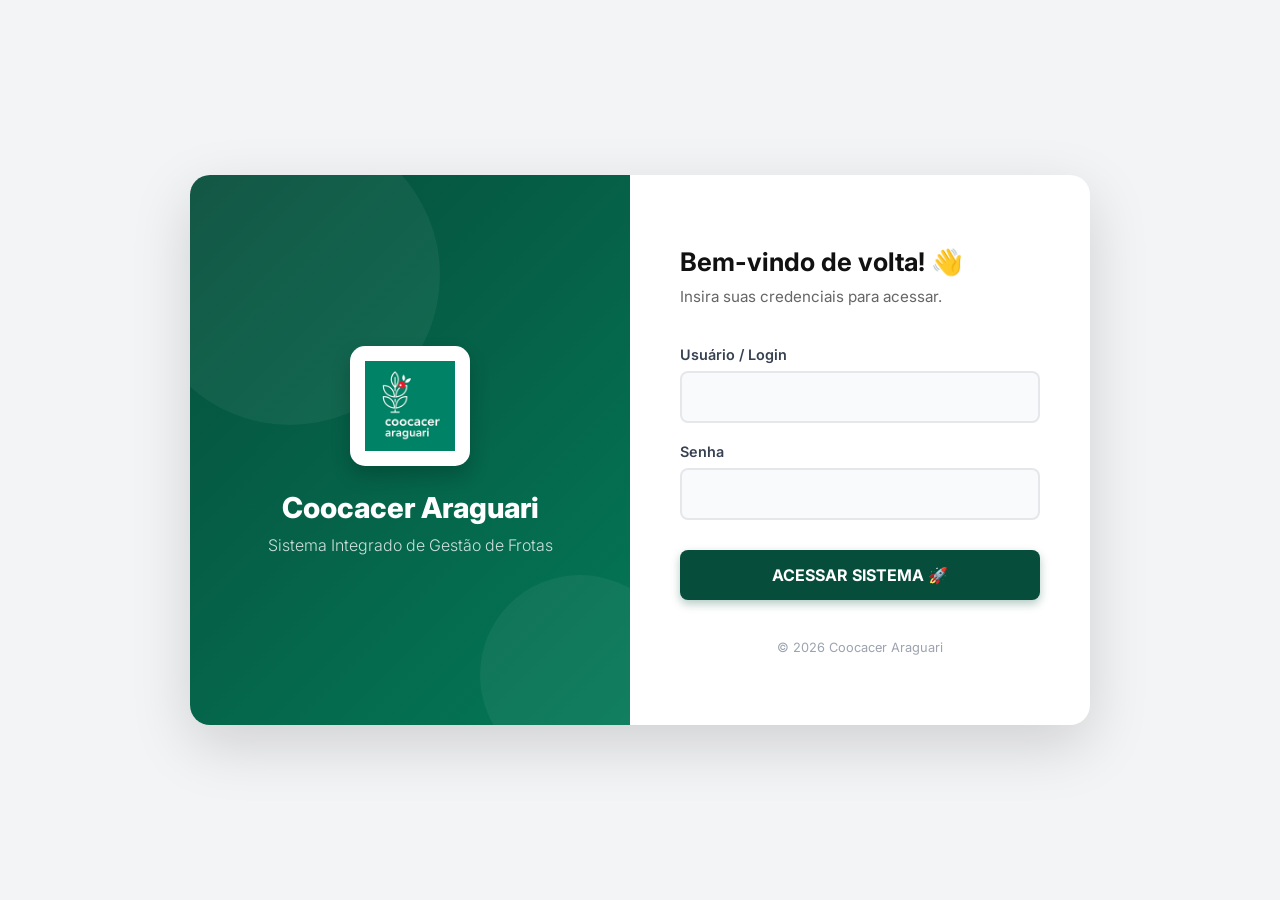
<file: br/src/main/resources/static/index.html>
<!DOCTYPE html>
<html lang="pt-br">
<head>
    <meta charset="UTF-8">
    <meta name="viewport" content="width=device-width, initial-scale=1.0">
    <title>Gestão de Frota - Coocacer</title>
    <link href="https://fonts.googleapis.com/css2?family=Inter:wght@400;600;800&display=swap" rel="stylesheet">
    
    <style>
        /* 1. GERAL */
        body {
            font-family: 'Inter', sans-serif;
            margin: 0; padding: 0;
            background-color: #f3f4f6;
            color: #1f2937;
        }
        button { cursor: pointer; border: none; font-family: inherit; transition: filter 0.2s; }
        button:hover { filter: brightness(0.9); }

        /* 2. CABEÇALHO */
        header {
            background-color: #064e3b;
            color: white;
            padding: 15px 40px;
            display: flex;
            justify-content: space-between;
            align-items: center;
            box-shadow: 0 4px 6px rgba(0,0,0,0.1);
        }

        .logo-container { display: flex; align-items: center; gap: 15px; }
        .logo-img { height: 45px; background: white; padding: 5px; border-radius: 8px; }
        
        h1 { margin: 0; font-size: 1.4rem; font-weight: 800; }
        .subtitulo-logo { font-size: 0.8rem; opacity: 0.9; }

        .menu-top { display: flex; align-items: center; gap: 15px; }
        .btn-menu { color: white; text-decoration: none; font-weight: 600; padding: 8px 12px; border-radius: 6px; }
        .btn-menu:hover { background-color: rgba(255,255,255,0.1); }
        .btn-sair { background-color: #dc2626; color: white; padding: 8px 15px; border-radius: 6px; font-weight: bold; }

        /* 3. CONTEÚDO PRINCIPAL */
        main { max-width: 1000px; margin: 40px auto; padding: 0 20px; }

        .titulo-secao {
            color: #111827;
            border-left: 5px solid #064e3b;
            padding-left: 15px;
            margin-bottom: 25px;
            margin-top: 40px;
        }

        /* 4. FORMULÁRIO */
        .form-card {
            background: white; padding: 25px; border-radius: 10px;
            box-shadow: 0 4px 6px rgba(0,0,0,0.05); border: 1px solid #e5e7eb; margin-bottom: 30px;
        }
        .input-form {
            width: 100%; padding: 10px; border: 1px solid #d1d5db;
            border-radius: 6px; font-size: 1rem; box-sizing: border-box; 
        }

        /* 5. LISTA DE VEÍCULOS (VERTICAL) */
        .frota-container { display: flex; flex-direction: column; gap: 15px; }

        .card-carro {
            background: white; border-radius: 8px; padding: 20px 25px;
            display: flex; justify-content: space-between; align-items: center;
            box-shadow: 0 2px 4px rgba(0,0,0,0.05); border-left: 6px solid #ccc;
        }
        
        .status-disponivel { border-left-color: #10b981; }
        .status-ocupado { border-left-color: #f59e0b; }
        .status-manutencao { border-left-color: #ef4444; }

        .carro-info h3 { margin: 0 0 5px 0; font-size: 1.25rem; color: #1f2937; }
        .carro-dados { font-size: 0.95rem; color: #6b7280; display: flex; gap: 10px; align-items: center; }
        .carro-acoes { display: flex; gap: 10px; }

        /* 6. BOTÕES */
        .btn-moderno { padding: 8px 16px; border-radius: 6px; font-weight: 600; color: white; font-size: 0.9rem; }
        .verde { background-color: #10b981; }
        .azul { background-color: #0284c7; }
        .vermelho { background-color: #ef4444; }
        .cinza { background-color: #6b7280; }

        /* 7. MODAIS */
        .modal-overlay { position: fixed; top: 0; left: 0; width: 100%; height: 100%; background: rgba(0,0,0,0.5); display: flex; justify-content: center; align-items: center; z-index: 1000; }
        .modal-box { background: white; padding: 30px; border-radius: 12px; width: 90%; max-width: 450px; text-align: center; }
        .input-modal { width: 100%; padding: 12px; border: 2px solid #e5e7eb; border-radius: 8px; margin-bottom: 15px; box-sizing: border-box; }
        .modal-buttons { display: flex; gap: 10px; justify-content: flex-end; }
        .btn-cancel { background: #e5e7eb; color: #374151; padding: 10px 20px; border-radius: 6px; font-weight: bold; }
        .btn-confirm { background: #064e3b; color: white; padding: 10px 20px; border-radius: 6px; font-weight: bold; }

        @media (max-width: 768px) {
            .card-carro { flex-direction: column; align-items: flex-start; gap: 15px; }
            .carro-acoes { width: 100%; justify-content: space-between; }
            .carro-acoes button { flex: 1; }
            header { flex-direction: column; gap: 10px; padding: 15px; }
        }
    </style>
</head>
<body>

    <header>
        <div class="logo-container">
            <img src="logo.png" alt="Logo" class="logo-img" onerror="this.style.display='none'">
            <div>
                <h1>GESTÃO DE FROTA</h1>
                <span class="subtitulo-logo">Sistema Interno</span>
            </div>
        </div>
        
        <div class="menu-top">
            <span id="msg-boas-vindas" style="font-weight:600; color: #e2e8f0;">Olá, Usuário</span>
            
            <button id="btn-notificacao" onclick="abrirNotificacoes()" style="background:none; font-size:1.2rem; display:none;">
                🔔 <span id="badge-notificacao" style="background:red; color:white; font-size:0.7rem; padding:2px 5px; border-radius:10px; position:relative; top:-10px; left:-5px;">0</span>
            </button>

            <a href="usuarios.html" id="btn-equipe" class="btn-menu">👥 Equipe</a>
            
            <a href="historico.html" class="btn-menu">📜 Histórico</a>
            
            <button onclick="sair()" class="btn-sair">Sair 🚪</button>
        </div>
    </header>

    <main>
        
        <div id="painel-cadastro" class="form-card">
            <h3 style="margin-top:0; color:#064e3b; border-bottom:1px solid #eee; padding-bottom:10px;">
                 Cadastrar Novo Veículo
            </h3>
            
            <div style="display: flex; gap: 15px; flex-wrap: wrap; align-items: flex-end;">
                <div style="flex: 2; min-width: 200px;">
                    <label style="font-weight:bold; display:block; margin-bottom:5px;">Modelo:</label>
                    <input type="text" id="modelo" class="input-form" placeholder="Ex: Fiat Strada Working">
                </div>
                
                <div style="flex: 1; min-width: 120px;">
                    <label style="font-weight:bold; display:block; margin-bottom:5px;">Placa:</label>
                    <input type="text" id="placa" class="input-form" placeholder="ABC-1234">
                </div>
                
                <div style="flex: 1; min-width: 100px;">
                    <label style="font-weight:bold; display:block; margin-bottom:5px;">KM Atual:</label>
                    <input type="number" id="km" class="input-form" placeholder="0">
                </div>
                
                <div style="flex: 1; min-width: 150px;">
                    <button onclick="cadastrarCarro()" class="btn-moderno verde" style="width: 100%; height: 42px;">
                        + Salvar
                    </button>
                </div>
            </div>
        </div>

        <h2 class="titulo-secao">Frota Disponível</h2>
        
        <div id="lista-carros" class="frota-container">
            <p style="text-align: center; color: #888; width: 100%; padding: 20px;">Carregando veículos...</p>
        </div>

        <section id="area-reservas" style="display: none; margin-top: 40px;">
            <h2 class="titulo-secao" style="color: #0284c7;">Minhas Reservas</h2>
            <div id="lista-reservas" class="frota-container"></div>
        </section>

    </main>

    <div id="modal-aprovacao" class="modal-overlay" style="display: none;">
        <div class="modal-box" style="text-align:left;">
            <h3 style="margin-top:0;">🔔 Pendências</h3>
            <div id="lista-pendentes" style="max-height: 300px; overflow-y: auto; margin-bottom:20px;"></div>
            <div class="modal-buttons">
                <button onclick="fecharModal('modal-aprovacao')" class="btn-cancel">Fechar</button>
            </div>
        </div>
    </div>

    <div id="modal-destino" class="modal-overlay" style="display: none;">
        <div class="modal-box">
            <div style="font-size: 3rem; margin-bottom: 10px;">📍</div>
            <h3>Para onde você vai?</h3>
            <p>Informe o destino para aprovação.</p>
            <input type="hidden" id="id-veiculo-saida">
            <input type="text" id="input-destino" class="input-modal" placeholder="Ex: Banco, Oficina..." autocomplete="off">
            <div class="modal-buttons">
                <button onclick="fecharModal('modal-destino')" class="btn-cancel">Cancelar</button>
                <button onclick="confirmarSaida()" class="btn-confirm">Confirmar Saída</button>
            </div>
        </div>
    </div>

    <div id="modal-agendar" class="modal-overlay" style="display: none;">
        <div class="modal-box" style="text-align:left;">
            <h3 style="color:#0284c7; margin-top:0;">📅 Agendar Veículo</h3>
            <p style="margin-bottom:15px;">Veículo: <strong id="agenda-nome-carro">---</strong></p>
            <input type="hidden" id="agenda-veiculo-id">
            
            <label style="font-weight:bold; display:block; margin-bottom:5px;">Saída:</label>
            <input type="datetime-local" id="agenda-data-saida" onchange="verificarDatas()" class="input-modal">

            <label style="font-weight:bold; display:block; margin-bottom:5px;">Devolução Prevista:</label>
            <input type="datetime-local" id="agenda-data-volta" onchange="verificarDatas()" class="input-modal">

            <div id="div-motivo" style="display:none; margin-bottom:15px;">
                <label style="font-weight:bold; display:block; margin-bottom:5px; color:#d97706;">Motivo:</label>
                <input type="text" id="agenda-motivo" class="input-modal" style="border-color:#d97706;">
            </div>

            <div class="modal-buttons">
                <button onclick="fecharModal('modal-agendar')" class="btn-cancel">Cancelar</button>
                <button onclick="confirmarAgendamento()" class="btn-confirm" style="background:#0284c7;">Agendar</button>
            </div>
        </div>
    </div>

    <div id="modal-devolucao" class="modal-overlay" style="display: none;">
        <div class="modal-box" style="text-align:left;">
            <h3 style="color:#dc2626; margin-top:0; text-align:center;">🏁 Devolução</h3>
            
            <input type="hidden" id="modal-veiculo-id">
            
            <label style="font-weight:bold; display:block; margin-bottom:5px;">KM Final:</label>
            <input type="number" id="modal-km" class="input-modal" style="font-weight:bold; font-size:1.2rem;">

            <label style="font-weight:bold; display:block; margin-bottom:5px;">Foto (Opcional):</label>
            <input type="file" id="modal-foto" accept="image/*" style="width:100%; margin-bottom:15px;">
            <img id="preview-foto" style="width:100%; max-height:150px; object-fit:contain; display:none; border:1px dashed #ccc; margin-bottom:15px;">

            <div class="modal-buttons">
                <button onclick="fecharModal('modal-devolucao')" class="btn-cancel">Cancelar</button>
                <button onclick="confirmarDevolucaoComFoto()" class="btn-confirm" style="background: #dc2626;">Confirmar Devolução</button>
            </div>
        </div>
    </div>

    <script src="script.js"></script>
    
    <script>
        document.addEventListener("DOMContentLoaded", () => {
            const usuarioLogadoJSON = localStorage.getItem('usuarioLogado');
            if (usuarioLogadoJSON) {
                const usuario = JSON.parse(usuarioLogadoJSON);
                
                // SE NÃO FOR ADMIN, REMOVE O BOTÃO EQUIPE
                if (usuario.cargo !== 'ADMIN') {
                    const btnEquipe = document.getElementById('btn-equipe');
                    if(btnEquipe) btnEquipe.remove(); // Remove do HTML
                    
                    const painelCadastro = document.getElementById('painel-cadastro');
                    if(painelCadastro) painelCadastro.remove(); // Remove o cadastro
                }
            } else {
                window.location.href = 'login.html';
            }
        });
    </script>
</body>
</html>
</file>
<file: br/src/main/resources/static/login.css>
/* RESET E FONTE */
* { margin: 0; padding: 0; box-sizing: border-box; font-family: 'Inter', sans-serif; }

body {
    height: 100vh;
    display: flex;
    justify-content: center;
    align-items: center;
    background-color: #f3f4f6; /* Cinza bem clarinho no fundo geral */
}

/* CONTAINER PRINCIPAL (CAIXA DUPLA) */
.login-container {
    display: flex;
    width: 900px;
    height: 550px;
    background: white;
    border-radius: 20px;
    box-shadow: 0 20px 60px rgba(0,0,0,0.15);
    overflow: hidden; /* Para o verde não sair das bordas arredondadas */
    animation: fadeIn 0.8s ease-out;
}

/* --- LADO ESQUERDO (VERDE) --- */
.login-decor {
    flex: 1; /* Ocupa metade */
    background: linear-gradient(135deg, #064e3b 0%, #047857 100%); /* Gradiente Coocacer */
    position: relative;
    display: flex;
    justify-content: center;
    align-items: center;
    color: white;
    text-align: center;
    padding: 40px;
}

.decor-content { position: relative; z-index: 2; }

.logo-grande {
    width: 120px;
    margin-bottom: 20px;
    background: white;
    padding: 15px;
    border-radius: 15px;
    box-shadow: 0 10px 20px rgba(0,0,0,0.2);
}

.login-decor h2 { font-size: 1.8rem; margin-bottom: 10px; font-weight: 800; }
.login-decor p { font-size: 1rem; opacity: 0.8; font-weight: 300; }

/* Bolhas decorativas no fundo verde */
.circulo {
    position: absolute;
    border-radius: 50%;
    background: rgba(255,255,255,0.05);
    z-index: 1;
}
.c1 { width: 300px; height: 300px; top: -50px; left: -50px; }
.c2 { width: 200px; height: 200px; bottom: -50px; right: -50px; }

/* --- LADO DIREITO (FORMULÁRIO) --- */
.login-form {
    flex: 1; /* Ocupa a outra metade */
    padding: 50px;
    display: flex;
    flex-direction: column;
    justify-content: center;
}

.form-header { margin-bottom: 40px; }
.form-header h3 { font-size: 1.6rem; color: #111; margin-bottom: 10px; }
.form-header p { color: #666; font-size: 0.95rem; }

.input-group { margin-bottom: 20px; }
.input-group label {
    display: block;
    margin-bottom: 8px;
    font-weight: 600;
    color: #374151;
    font-size: 0.9rem;
}

.input-group input {
    width: 100%;
    padding: 14px;
    border: 2px solid #e5e7eb;
    border-radius: 8px;
    font-size: 1rem;
    outline: none;
    transition: 0.3s;
    background: #f9fafb;
}

.input-group input:focus {
    border-color: #059669; /* Verde Foco */
    background: white;
    box-shadow: 0 0 0 4px rgba(5, 150, 105, 0.1);
}

.btn-entrar {
    width: 100%;
    padding: 15px;
    background: #064e3b; /* Verde Escuro */
    color: white;
    border: none;
    border-radius: 8px;
    font-size: 1rem;
    font-weight: bold;
    cursor: pointer;
    transition: 0.2s;
    margin-top: 10px;
    box-shadow: 0 4px 10px rgba(6, 78, 59, 0.3);
}

.btn-entrar:hover {
    background: #047857;
    transform: translateY(-2px);
    box-shadow: 0 6px 15px rgba(6, 78, 59, 0.4);
}

.footer-login {
    margin-top: 40px;
    text-align: center;
    font-size: 0.8rem;
    color: #9ca3af;
}

/* RESPONSIVO (Para celular) */
@media (max-width: 768px) {
    .login-container { flex-direction: column; width: 90%; height: auto; }
    .login-decor { padding: 30px; }
    .logo-grande { width: 80px; }
    .login-form { padding: 30px; }
}

@keyframes fadeIn {
    from { opacity: 0; transform: translateY(20px); }
    to { opacity: 1; transform: translateY(0); }
}
</file>
